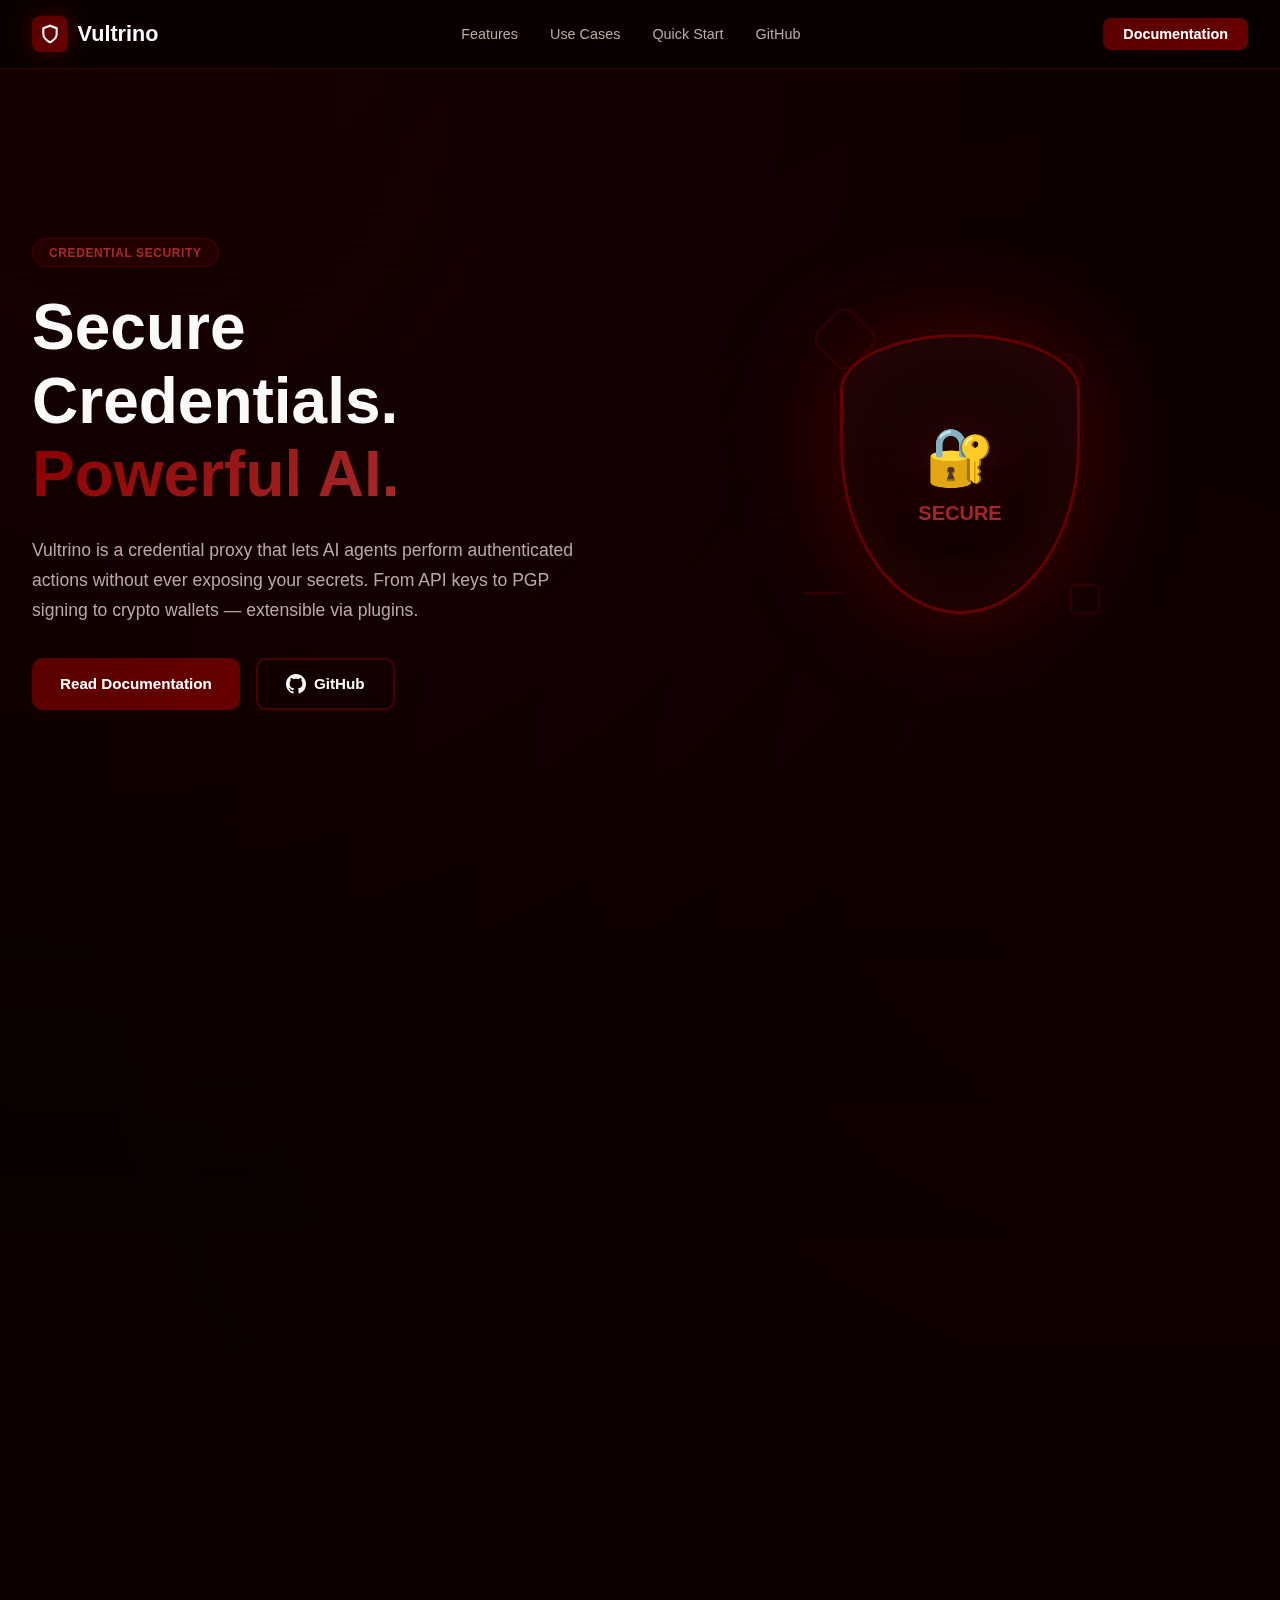
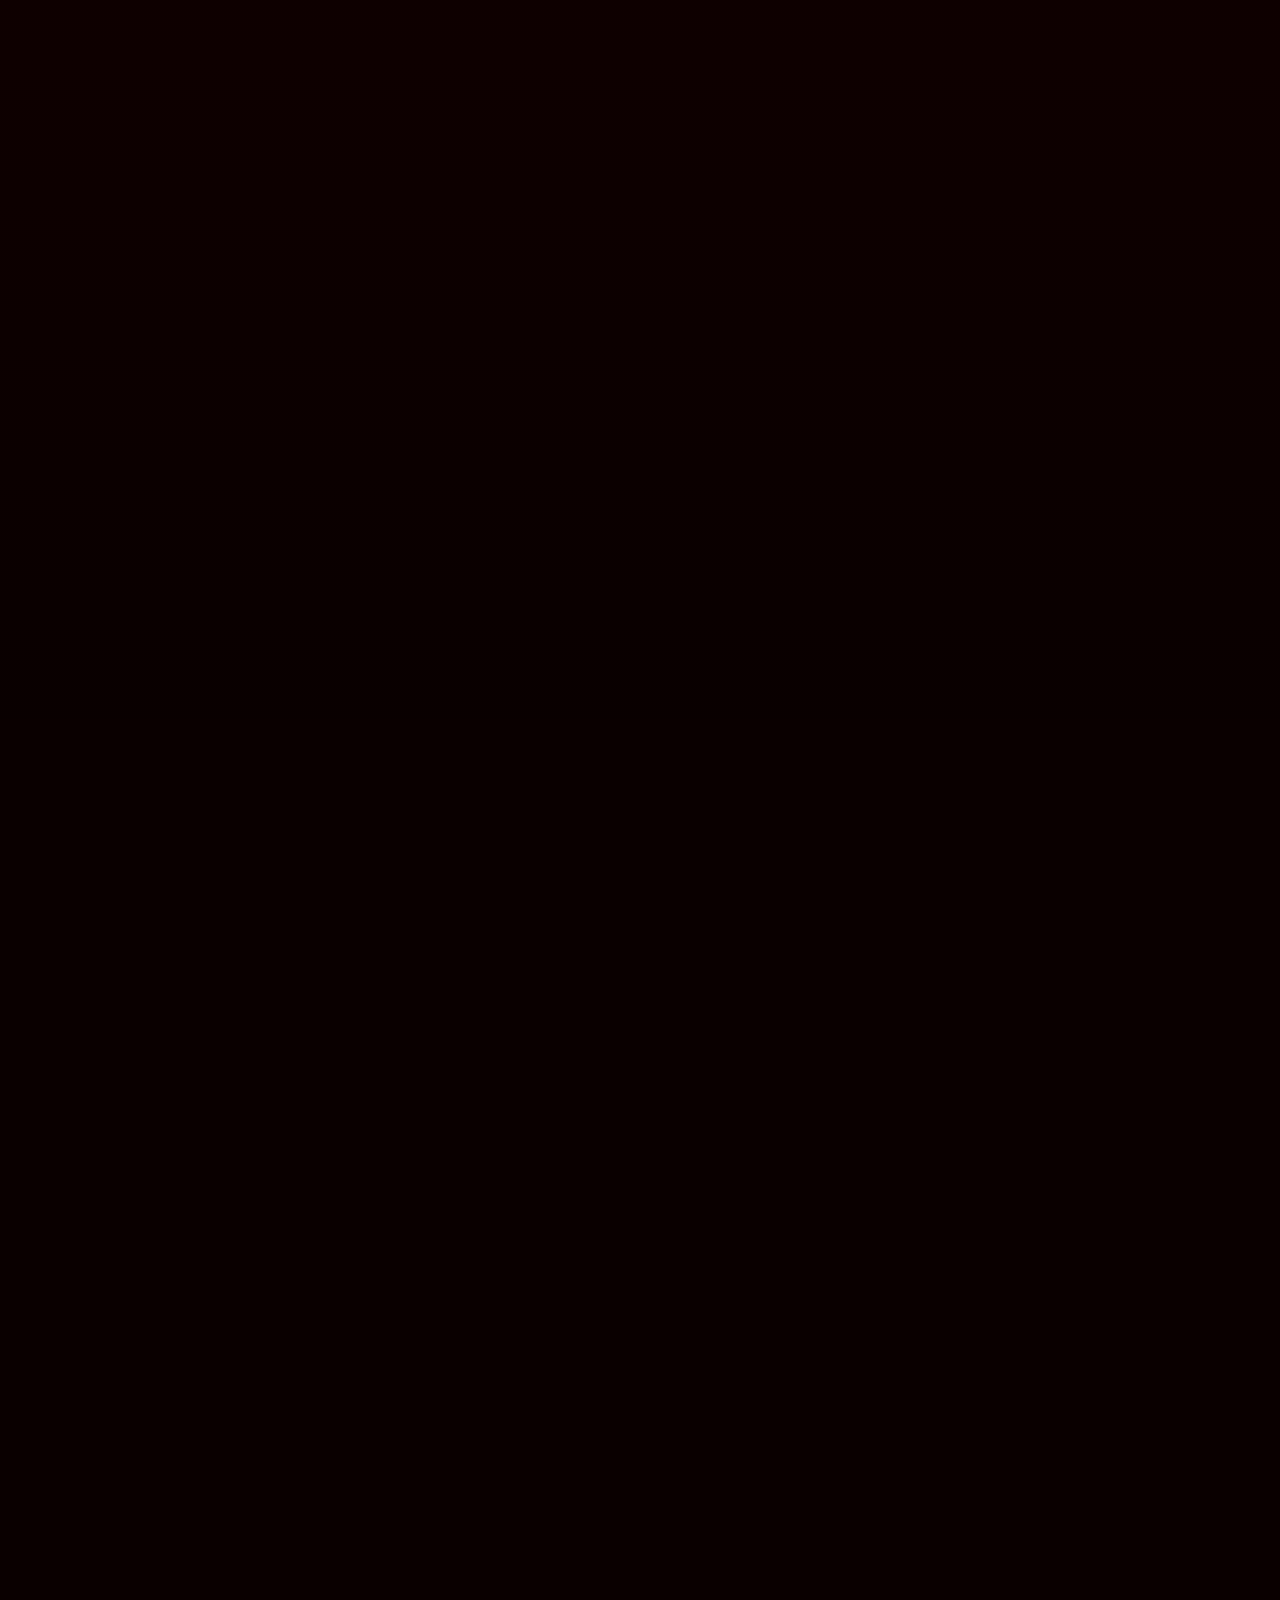
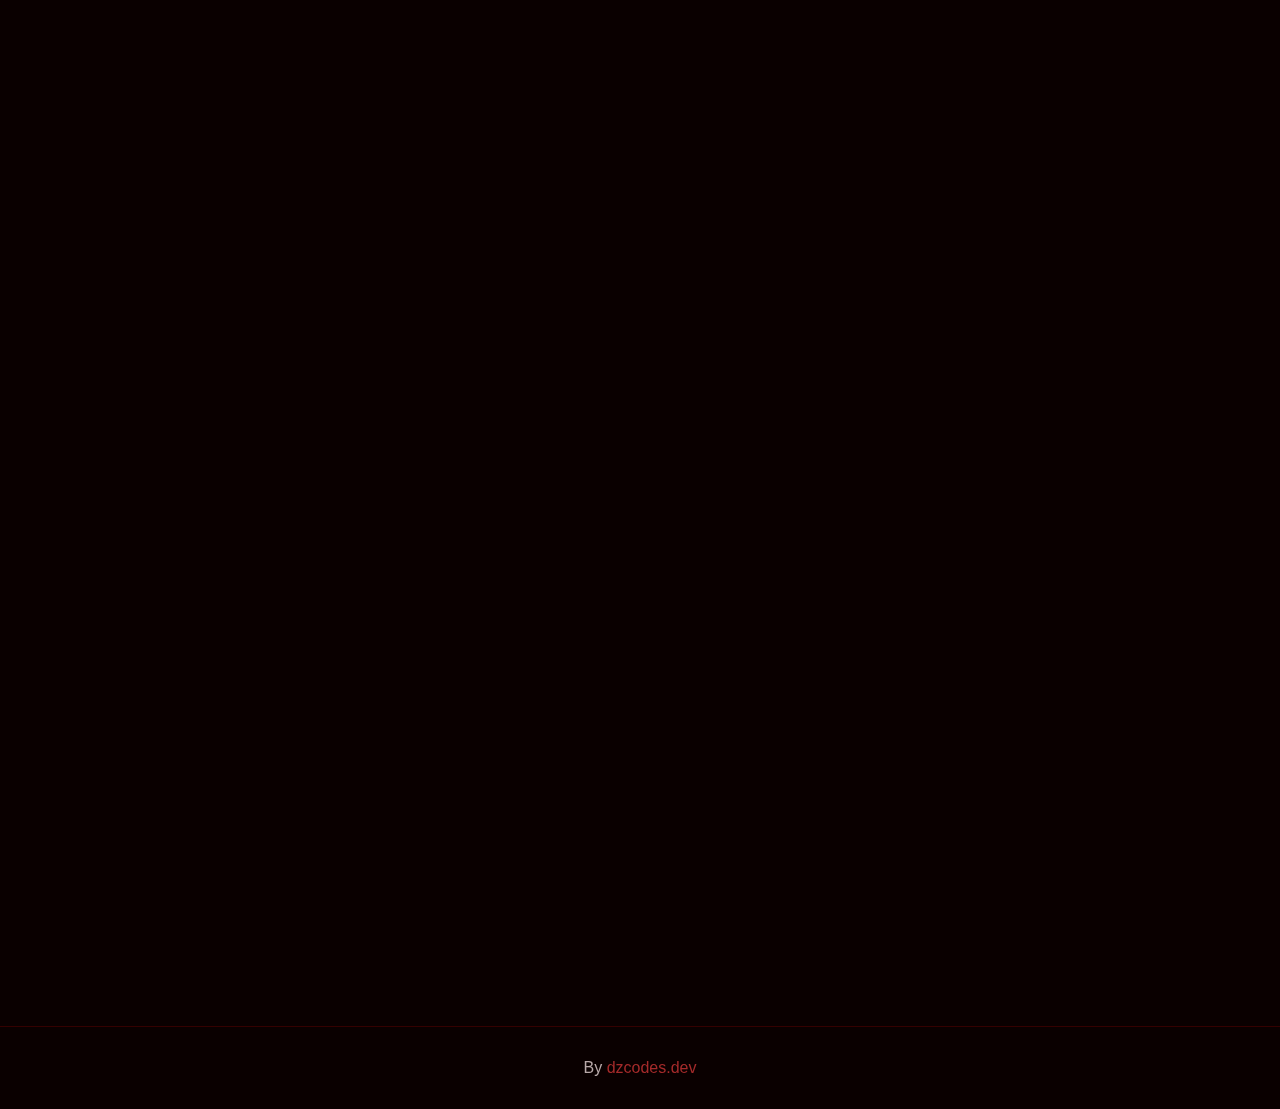
<file: landing/index.html>
<!DOCTYPE html>
<html lang="en">
<!-- Vultrino Landing Page - Auto-deployed via Cloudflare Pages -->
<head>
    <meta charset="UTF-8">
    <meta name="viewport" content="width=device-width, initial-scale=1.0">
    <title>Vultrino - Credential Proxy for the AI Era</title>
    <style>
        * { box-sizing: border-box; margin: 0; padding: 0; }

        :root {
            --blood-darkest: #340000;
            --blood-dark: #410000;
            --blood: #4d0000;
            --blood-mid: #5a0000;
            --blood-light: #670000;
            --blood-glow: rgba(103, 0, 0, 0.6);
            --blood-accent: #8b0000;
            --blood-highlight: #a52a2a;
            --dark: #0a0000;
            --dark-card: #1a0505;
            --dark-elevated: #200808;
            --text: #fafafa;
            --text-muted: #b8a8a8;
        }

        html { scroll-behavior: smooth; }

        body {
            font-family: -apple-system, BlinkMacSystemFont, "Segoe UI", Roboto, sans-serif;
            background: var(--dark);
            color: var(--text);
            overflow-x: hidden;
        }

        /* Ambient glow */
        .ambient-glow {
            position: fixed;
            top: -50%;
            left: -50%;
            width: 200%;
            height: 200%;
            background: radial-gradient(circle at 30% 30%, rgba(103, 0, 0, 0.15) 0%, transparent 50%),
                        radial-gradient(circle at 70% 70%, rgba(90, 0, 0, 0.1) 0%, transparent 50%);
            pointer-events: none;
            z-index: 0;
        }

        /* Navigation */
        nav {
            position: fixed;
            top: 0;
            left: 0;
            right: 0;
            padding: 1rem 2rem;
            display: flex;
            justify-content: space-between;
            align-items: center;
            z-index: 100;
            background: rgba(10, 0, 0, 0.95);
            backdrop-filter: blur(20px);
            border-bottom: 1px solid var(--blood-darkest);
        }

        .logo {
            display: flex;
            align-items: center;
            gap: 0.6rem;
            font-weight: 700;
            font-size: 1.35rem;
        }

        .logo-icon {
            width: 36px;
            height: 36px;
            background: linear-gradient(135deg, var(--blood-mid), var(--blood-light));
            border-radius: 8px;
            display: flex;
            align-items: center;
            justify-content: center;
            box-shadow: 0 0 25px var(--blood-glow);
        }

        .nav-links {
            display: flex;
            gap: 2rem;
            list-style: none;
        }

        .nav-links a {
            color: var(--text-muted);
            text-decoration: none;
            font-size: 0.9rem;
            font-weight: 500;
            transition: color 0.2s;
        }

        .nav-links a:hover { color: var(--blood-highlight); }

        .nav-cta {
            padding: 0.5rem 1.25rem;
            background: linear-gradient(135deg, var(--blood-mid), var(--blood-light));
            color: white;
            border-radius: 8px;
            font-weight: 600;
            font-size: 0.9rem;
            text-decoration: none;
            transition: all 0.3s;
        }

        .nav-cta:hover {
            box-shadow: 0 0 40px var(--blood-glow);
        }

        /* Mobile Menu Button */
        .menu-toggle {
            display: none;
            flex-direction: column;
            gap: 5px;
            background: none;
            border: none;
            cursor: pointer;
            padding: 5px;
            z-index: 101;
        }

        .menu-toggle span {
            display: block;
            width: 24px;
            height: 2px;
            background: var(--text);
            transition: all 0.3s;
        }

        .menu-toggle.active span:nth-child(1) {
            transform: rotate(45deg) translate(5px, 5px);
        }

        .menu-toggle.active span:nth-child(2) {
            opacity: 0;
        }

        .menu-toggle.active span:nth-child(3) {
            transform: rotate(-45deg) translate(5px, -5px);
        }

        /* Mobile Navigation */
        .mobile-nav {
            display: none;
            position: fixed;
            top: 0;
            left: 0;
            right: 0;
            bottom: 0;
            background: rgba(10, 0, 0, 0.98);
            z-index: 99;
            flex-direction: column;
            align-items: center;
            justify-content: center;
            gap: 2rem;
            opacity: 0;
            visibility: hidden;
            transition: all 0.3s;
        }

        .mobile-nav.active {
            opacity: 1;
            visibility: visible;
        }

        .mobile-nav a {
            color: var(--text);
            text-decoration: none;
            font-size: 1.5rem;
            font-weight: 600;
            transition: color 0.2s;
        }

        .mobile-nav a:hover {
            color: var(--blood-highlight);
        }

        .mobile-nav .nav-cta {
            padding: 1rem 2rem;
            font-size: 1.1rem;
        }

        /* Hero */
        .hero {
            min-height: 100vh;
            display: flex;
            align-items: center;
            position: relative;
            padding: 7rem 2rem 4rem;
            z-index: 1;
        }

        .hero-grid {
            display: grid;
            grid-template-columns: 1fr 1fr;
            gap: 4rem;
            max-width: 1400px;
            margin: 0 auto;
            align-items: center;
        }

        .hero-content {
            z-index: 10;
        }

        .hero-eyebrow {
            display: inline-flex;
            align-items: center;
            gap: 0.5rem;
            padding: 0.4rem 1rem;
            background: rgba(103, 0, 0, 0.2);
            border: 1px solid var(--blood);
            border-radius: 50px;
            font-size: 0.75rem;
            font-weight: 600;
            color: var(--blood-highlight);
            text-transform: uppercase;
            letter-spacing: 0.05em;
            margin-bottom: 1.5rem;
        }

        .hero h1 {
            font-size: clamp(2rem, 5vw, 4rem);
            font-weight: 800;
            line-height: 1.15;
            margin-bottom: 1.5rem;
        }

        .hero h1 .highlight {
            background: linear-gradient(135deg, var(--blood-accent), var(--blood-highlight));
            -webkit-background-clip: text;
            -webkit-text-fill-color: transparent;
            background-clip: text;
        }

        .hero p {
            font-size: 1.1rem;
            color: var(--text-muted);
            margin-bottom: 2rem;
            line-height: 1.7;
        }

        .hero-buttons {
            display: flex;
            gap: 1rem;
            flex-wrap: wrap;
        }

        .btn {
            padding: 0.875rem 1.75rem;
            border-radius: 10px;
            font-size: 0.95rem;
            font-weight: 600;
            cursor: pointer;
            transition: all 0.3s;
            text-decoration: none;
            display: inline-flex;
            align-items: center;
            justify-content: center;
            gap: 0.5rem;
        }

        .btn-primary {
            background: linear-gradient(135deg, var(--blood-mid), var(--blood-light));
            color: white;
            border: none;
        }

        .btn-primary:hover {
            box-shadow: 0 0 60px var(--blood-glow);
            transform: translateY(-3px);
        }

        .btn-outline {
            background: transparent;
            color: var(--text);
            border: 2px solid var(--blood);
        }

        .btn-outline:hover {
            border-color: var(--blood-light);
            color: var(--blood-highlight);
            background: rgba(103, 0, 0, 0.1);
        }

        /* Shield Graphic */
        .hero-graphic {
            display: flex;
            justify-content: center;
            align-items: center;
            position: relative;
        }

        .shield-container {
            position: relative;
            width: 350px;
            height: 400px;
        }

        .shield {
            position: absolute;
            top: 50%;
            left: 50%;
            transform: translate(-50%, -50%);
            width: 240px;
            height: 280px;
        }

        .shield-shape {
            width: 100%;
            height: 100%;
            background: linear-gradient(180deg, var(--dark-card) 0%, rgba(26, 5, 5, 0.5) 100%);
            border: 3px solid var(--blood-light);
            border-radius: 50% 50% 50% 50% / 20% 20% 60% 60%;
            box-shadow:
                0 0 100px var(--blood-glow),
                inset 0 0 80px rgba(103, 0, 0, 0.2);
            display: flex;
            flex-direction: column;
            align-items: center;
            justify-content: center;
            animation: shield-float 4s ease-in-out infinite;
        }

        @keyframes shield-float {
            0%, 100% { transform: translateY(0) rotate(0deg); }
            50% { transform: translateY(-20px) rotate(2deg); }
        }

        .shield-icon {
            font-size: 3.5rem;
            margin-bottom: 0.75rem;
            filter: drop-shadow(0 0 30px var(--blood-glow));
        }

        .shield-text {
            font-weight: 700;
            font-size: 1.25rem;
            color: var(--blood-highlight);
            text-shadow: 0 0 40px var(--blood-glow);
        }

        .floating-shape {
            position: absolute;
            border: 2px solid var(--blood-mid);
            opacity: 0.4;
            animation: orbit 12s linear infinite;
        }

        .shape-1 {
            width: 50px;
            height: 50px;
            top: 10%;
            left: 10%;
            border-radius: 12px;
            transform: rotate(45deg);
        }

        .shape-2 {
            width: 35px;
            height: 35px;
            top: 20%;
            right: 15%;
            border-radius: 50%;
            animation-delay: -3s;
        }

        .shape-3 {
            width: 40px;
            height: 40px;
            bottom: 20%;
            left: 5%;
            clip-path: polygon(50% 0%, 100% 100%, 0% 100%);
            animation-delay: -6s;
        }

        .shape-4 {
            width: 30px;
            height: 30px;
            bottom: 15%;
            right: 10%;
            border-radius: 6px;
            animation-delay: -9s;
        }

        @keyframes orbit {
            0% { transform: rotate(0deg) translateX(20px) rotate(0deg); opacity: 0.2; }
            50% { opacity: 0.5; }
            100% { transform: rotate(360deg) translateX(20px) rotate(-360deg); opacity: 0.2; }
        }

        /* Features Section */
        .features {
            padding: 6rem 2rem;
            position: relative;
            z-index: 1;
            overflow: hidden;
        }

        .features::before {
            content: '';
            position: absolute;
            top: 0;
            left: 0;
            right: 0;
            bottom: 0;
            background: linear-gradient(180deg, transparent, rgba(103, 0, 0, 0.05), transparent);
            pointer-events: none;
        }

        .section-header {
            text-align: center;
            max-width: 600px;
            margin: 0 auto 4rem;
            padding: 0 1rem;
            opacity: 0;
            transform: translateY(30px);
            transition: all 0.8s cubic-bezier(0.16, 1, 0.3, 1);
        }

        .section-header.visible {
            opacity: 1;
            transform: translateY(0);
        }

        .section-header h2 {
            font-size: clamp(1.75rem, 5vw, 2.75rem);
            font-weight: 800;
            margin-bottom: 1rem;
        }

        .section-header p {
            color: var(--text-muted);
            font-size: 1rem;
        }

        .features-list {
            max-width: 1100px;
            margin: 0 auto;
        }

        .feature-row {
            display: grid;
            grid-template-columns: 1fr 1fr;
            gap: 3rem;
            align-items: center;
            padding: 3rem 0;
            border-bottom: 1px solid rgba(103, 0, 0, 0.2);
            opacity: 0;
            transform: translateX(-60px);
            transition: all 0.8s cubic-bezier(0.16, 1, 0.3, 1);
        }

        .feature-row.visible {
            opacity: 1;
            transform: translateX(0);
        }

        .feature-row:nth-child(even) {
            direction: rtl;
            transform: translateX(60px);
        }

        .feature-row:nth-child(even).visible {
            transform: translateX(0);
        }

        .feature-row:nth-child(even) > * {
            direction: ltr;
        }

        .feature-row:last-child {
            border-bottom: none;
        }

        .feature-visual {
            display: flex;
            justify-content: center;
            align-items: center;
            perspective: 1000px;
        }

        .feature-box {
            width: 180px;
            height: 180px;
            background: var(--dark-card);
            border: 2px solid var(--blood-dark);
            border-radius: 20px;
            display: flex;
            flex-direction: column;
            align-items: center;
            justify-content: center;
            transition: all 0.5s cubic-bezier(0.16, 1, 0.3, 1);
            position: relative;
            overflow: hidden;
        }

        .feature-box::before {
            content: '';
            position: absolute;
            top: -50%;
            left: -50%;
            width: 200%;
            height: 200%;
            background: conic-gradient(from 0deg, transparent, var(--blood-mid), transparent 30%);
            opacity: 0;
            transition: opacity 0.5s;
            animation: rotate-glow 4s linear infinite paused;
        }

        .feature-box:hover::before {
            opacity: 0.4;
            animation-play-state: running;
        }

        @keyframes rotate-glow {
            100% { transform: rotate(360deg); }
        }

        .feature-box::after {
            content: '';
            position: absolute;
            inset: 2px;
            background: var(--dark-card);
            border-radius: 18px;
            z-index: 0;
        }

        .feature-box:hover {
            border-color: var(--blood-light);
            transform: translateY(-8px);
            box-shadow:
                0 25px 50px rgba(0,0,0,0.5),
                0 0 60px var(--blood-glow);
        }

        .feature-box-icon {
            font-size: 3rem;
            margin-bottom: 0.5rem;
            position: relative;
            z-index: 1;
            transition: transform 0.5s;
        }

        .feature-box:hover .feature-box-icon {
            transform: scale(1.1);
            filter: drop-shadow(0 0 20px var(--blood-glow));
        }

        .feature-box-label {
            font-size: 0.85rem;
            color: var(--text-muted);
            position: relative;
            z-index: 1;
            font-weight: 500;
        }

        .feature-content {
            opacity: 0;
            transform: translateY(20px);
            transition: all 0.6s cubic-bezier(0.16, 1, 0.3, 1) 0.2s;
        }

        .feature-row.visible .feature-content {
            opacity: 1;
            transform: translateY(0);
        }

        .feature-content h3 {
            font-size: 1.5rem;
            font-weight: 700;
            margin-bottom: 0.75rem;
            background: linear-gradient(135deg, var(--blood-accent), var(--blood-highlight));
            -webkit-background-clip: text;
            -webkit-text-fill-color: transparent;
            background-clip: text;
        }

        .feature-content p {
            color: var(--text-muted);
            line-height: 1.7;
            font-size: 0.95rem;
        }

        /* Use Cases */
        .use-cases {
            padding: 5rem 2rem;
            position: relative;
            z-index: 1;
        }

        .use-cases-grid {
            display: grid;
            grid-template-columns: repeat(auto-fit, minmax(260px, 1fr));
            gap: 1.25rem;
            max-width: 1100px;
            margin: 0 auto;
        }

        .use-case-card {
            background: var(--dark-card);
            border: 1px solid var(--blood-darkest);
            border-radius: 16px;
            padding: 1.5rem;
            transition: all 0.4s cubic-bezier(0.16, 1, 0.3, 1);
            opacity: 0;
            transform: translateY(40px) scale(0.95);
        }

        .use-case-card.visible {
            opacity: 1;
            transform: translateY(0) scale(1);
        }

        .use-case-card:hover {
            border-color: var(--blood-mid);
            transform: translateY(-6px);
            box-shadow: 0 20px 40px rgba(0,0,0,0.4), 0 0 40px rgba(103, 0, 0, 0.12);
        }

        .use-case-icon {
            font-size: 2rem;
            margin-bottom: 0.75rem;
            transition: transform 0.3s;
        }

        .use-case-card:hover .use-case-icon {
            transform: scale(1.1);
        }

        .use-case-card h3 {
            font-size: 1.05rem;
            font-weight: 600;
            margin-bottom: 0.4rem;
        }

        .use-case-card p {
            font-size: 0.85rem;
            color: var(--text-muted);
            line-height: 1.5;
        }

        /* Code Block */
        .code-section {
            padding: 5rem 2rem;
            position: relative;
            z-index: 1;
        }

        .code-block {
            max-width: 750px;
            margin: 0 auto;
            background: var(--dark-card);
            border: 1px solid var(--blood-dark);
            border-radius: 14px;
            overflow: hidden;
            opacity: 0;
            transform: translateY(30px);
            transition: all 0.8s cubic-bezier(0.16, 1, 0.3, 1);
        }

        .code-block.visible {
            opacity: 1;
            transform: translateY(0);
        }

        .code-tabs {
            display: flex;
            background: var(--blood-darkest);
            border-bottom: 1px solid var(--blood-dark);
        }

        .code-tab {
            padding: 0.875rem 1.25rem;
            font-size: 0.8rem;
            color: var(--text-muted);
            cursor: pointer;
            border-bottom: 2px solid transparent;
            transition: all 0.2s;
        }

        .code-tab.active {
            color: var(--blood-highlight);
            border-bottom-color: var(--blood-mid);
        }

        .code-content {
            padding: 1.5rem;
            font-family: "SF Mono", Monaco, monospace;
            font-size: 0.8rem;
            line-height: 1.9;
            overflow-x: auto;
        }

        .code-line {
            opacity: 0;
            transform: translateX(-20px);
            transition: all 0.4s cubic-bezier(0.16, 1, 0.3, 1);
            white-space: nowrap;
        }

        .code-block.visible .code-line {
            opacity: 1;
            transform: translateX(0);
        }

        .code-block.visible .code-line:nth-child(1) { transition-delay: 0.1s; }
        .code-block.visible .code-line:nth-child(2) { transition-delay: 0.15s; }
        .code-block.visible .code-line:nth-child(3) { transition-delay: 0.2s; }
        .code-block.visible .code-line:nth-child(4) { transition-delay: 0.25s; }
        .code-block.visible .code-line:nth-child(5) { transition-delay: 0.3s; }
        .code-block.visible .code-line:nth-child(6) { transition-delay: 0.35s; }
        .code-block.visible .code-line:nth-child(7) { transition-delay: 0.4s; }
        .code-block.visible .code-line:nth-child(8) { transition-delay: 0.45s; }
        .code-block.visible .code-line:nth-child(9) { transition-delay: 0.5s; }
        .code-block.visible .code-line:nth-child(10) { transition-delay: 0.55s; }

        .code-comment { color: #5c4a4a; }
        .code-cmd { color: var(--blood-highlight); }
        .code-arg { color: #c97a7a; }
        .code-string { color: #d9a8a8; }

        /* CTA */
        .cta {
            padding: 6rem 2rem;
            text-align: center;
            position: relative;
            z-index: 1;
        }

        .cta-box {
            max-width: 700px;
            margin: 0 auto;
            padding: 3rem 2rem;
            background: linear-gradient(135deg, rgba(103, 0, 0, 0.15), rgba(90, 0, 0, 0.08));
            border: 1px solid var(--blood);
            border-radius: 24px;
            position: relative;
            overflow: hidden;
            opacity: 0;
            transform: scale(0.95);
            transition: all 0.8s cubic-bezier(0.16, 1, 0.3, 1);
        }

        .cta-box.visible {
            opacity: 1;
            transform: scale(1);
        }

        .cta-box::before {
            content: '';
            position: absolute;
            top: -100%;
            left: -100%;
            width: 300%;
            height: 300%;
            background: conic-gradient(from 0deg, transparent, rgba(103, 0, 0, 0.15), transparent 30%);
            animation: cta-rotate 10s linear infinite;
        }

        @keyframes cta-rotate {
            100% { transform: rotate(360deg); }
        }

        .cta-content {
            position: relative;
            z-index: 1;
        }

        .cta h2 {
            font-size: clamp(1.5rem, 5vw, 2.25rem);
            font-weight: 700;
            margin-bottom: 0.75rem;
        }

        .cta p {
            color: var(--text-muted);
            font-size: 1rem;
            margin-bottom: 1.5rem;
        }

        /* Footer */
        footer {
            padding: 2rem;
            border-top: 1px solid var(--blood-darkest);
            text-align: center;
            color: var(--text-muted);
            position: relative;
            z-index: 1;
        }

        footer a {
            color: var(--blood-highlight);
            text-decoration: none;
            transition: color 0.2s;
        }

        footer a:hover {
            color: var(--text);
        }

        /* Scroll Progress Bar */
        .scroll-progress {
            position: fixed;
            top: 0;
            left: 0;
            height: 3px;
            background: linear-gradient(90deg, var(--blood-mid), var(--blood-light));
            z-index: 1000;
            transform-origin: left;
            transform: scaleX(0);
        }

        /* ============== MOBILE STYLES ============== */
        @media (max-width: 900px) {
            /* Navigation */
            nav {
                padding: 1rem 1.5rem;
            }

            .nav-links,
            .nav-cta {
                display: none;
            }

            .menu-toggle {
                display: flex;
            }

            .mobile-nav {
                display: flex;
            }

            /* Hero */
            .hero {
                padding: 6rem 1.5rem 3rem;
                min-height: auto;
            }

            .hero-grid {
                grid-template-columns: 1fr;
                gap: 2rem;
                text-align: center;
            }

            .hero-content {
                order: 1;
            }

            .hero-graphic {
                order: 2;
            }

            .hero-eyebrow {
                font-size: 0.7rem;
            }

            .hero h1 {
                font-size: 2rem;
            }

            .hero p {
                font-size: 1rem;
            }

            .hero-buttons {
                justify-content: center;
                flex-direction: column;
                align-items: center;
            }

            .hero-buttons .btn {
                width: 100%;
                max-width: 280px;
            }

            /* Shield */
            .shield-container {
                width: 280px;
                height: 320px;
            }

            .shield {
                width: 180px;
                height: 210px;
            }

            .shield-icon {
                font-size: 2.5rem;
            }

            .shield-text {
                font-size: 1rem;
            }

            .floating-shape {
                display: none;
            }

            /* Features */
            .features {
                padding: 4rem 1.5rem;
            }

            .section-header {
                margin-bottom: 3rem;
            }

            .feature-row,
            .feature-row:nth-child(even) {
                grid-template-columns: 1fr;
                text-align: center;
                direction: ltr;
                transform: translateY(30px);
                gap: 1.5rem;
                padding: 2rem 0;
            }

            .feature-row.visible,
            .feature-row:nth-child(even).visible {
                transform: translateY(0);
            }

            .feature-box {
                width: 140px;
                height: 140px;
            }

            .feature-box-icon {
                font-size: 2.5rem;
            }

            .feature-box-label {
                font-size: 0.75rem;
            }

            .feature-content h3 {
                font-size: 1.25rem;
            }

            .feature-content p {
                font-size: 0.9rem;
            }

            /* Use Cases */
            .use-cases {
                padding: 4rem 1.5rem;
            }

            .use-cases-grid {
                grid-template-columns: 1fr;
                gap: 1rem;
            }

            .use-case-card {
                padding: 1.25rem;
            }

            /* Code */
            .code-section {
                padding: 4rem 1.5rem;
            }

            .code-content {
                padding: 1rem;
                font-size: 0.7rem;
            }

            /* CTA */
            .cta {
                padding: 4rem 1.5rem;
            }

            .cta-box {
                padding: 2rem 1.5rem;
            }
        }

        @media (max-width: 480px) {
            nav {
                padding: 0.875rem 1rem;
            }

            .logo {
                font-size: 1.2rem;
            }

            .logo-icon {
                width: 32px;
                height: 32px;
            }

            .hero {
                padding: 5rem 1rem 2rem;
            }

            .hero h1 {
                font-size: 1.75rem;
            }

            .hero p {
                font-size: 0.95rem;
            }

            .btn {
                padding: 0.75rem 1.5rem;
                font-size: 0.9rem;
            }

            .section-header h2 {
                font-size: 1.5rem;
            }

            .shield-container {
                width: 240px;
                height: 280px;
            }

            .shield {
                width: 160px;
                height: 185px;
            }
        }
    </style>
</head>
<body>
    <div class="ambient-glow"></div>
    <div class="scroll-progress" id="scrollProgress"></div>

    <nav>
        <div class="logo">
            <div class="logo-icon">
                <svg width="20" height="20" viewBox="0 0 24 24" fill="none" stroke="currentColor" stroke-width="2.5">
                    <path d="M12 22s8-4 8-10V5l-8-3-8 3v7c0 6 8 10 8 10z" fill="rgba(103,0,0,0.3)"/>
                </svg>
            </div>
            <span>Vultrino</span>
        </div>
        <ul class="nav-links">
            <li><a href="#features">Features</a></li>
            <li><a href="#use-cases">Use Cases</a></li>
            <li><a href="#quickstart">Quick Start</a></li>
            <li><a href="https://github.com/zachyking/vultrino">GitHub</a></li>
        </ul>
        <a href="https://docs.vultrino.com" class="nav-cta">Documentation</a>
        <button class="menu-toggle" id="menuToggle" aria-label="Toggle menu">
            <span></span>
            <span></span>
            <span></span>
        </button>
    </nav>

    <div class="mobile-nav" id="mobileNav">
        <a href="#features" class="mobile-nav-link">Features</a>
        <a href="#use-cases" class="mobile-nav-link">Use Cases</a>
        <a href="#quickstart" class="mobile-nav-link">Quick Start</a>
        <a href="https://github.com/zachyking/vultrino" class="mobile-nav-link">GitHub</a>
        <a href="https://docs.vultrino.com" class="nav-cta">Documentation</a>
    </div>

    <section class="hero">
        <div class="hero-grid">
            <div class="hero-content">
                <span class="hero-eyebrow">Credential Security</span>
                <h1>Secure Credentials.<br/><span class="highlight">Powerful AI.</span></h1>
                <p>Vultrino is a credential proxy that lets AI agents perform authenticated actions without ever exposing your secrets. From API keys to PGP signing to crypto wallets — extensible via plugins.</p>
                <div class="hero-buttons">
                    <a href="https://docs.vultrino.com" class="btn btn-primary">Read Documentation</a>
                    <a href="https://github.com/zachyking/vultrino" class="btn btn-outline">
                        <svg width="20" height="20" viewBox="0 0 24 24" fill="currentColor">
                            <path d="M12 0C5.37 0 0 5.37 0 12c0 5.31 3.435 9.795 8.205 11.385.6.105.825-.255.825-.57 0-.285-.015-1.23-.015-2.235-3.015.555-3.795-.735-4.035-1.41-.135-.345-.72-1.41-1.23-1.695-.42-.225-1.02-.78-.015-.795.945-.015 1.62.87 1.845 1.23 1.08 1.815 2.805 1.305 3.495.99.105-.78.42-1.305.765-1.605-2.67-.3-5.46-1.335-5.46-5.925 0-1.305.465-2.385 1.23-3.225-.12-.3-.54-1.53.12-3.18 0 0 1.005-.315 3.3 1.23.96-.27 1.98-.405 3-.405s2.04.135 3 .405c2.295-1.56 3.3-1.23 3.3-1.23.66 1.65.24 2.88.12 3.18.765.84 1.23 1.905 1.23 3.225 0 4.605-2.805 5.625-5.475 5.925.435.375.81 1.095.81 2.22 0 1.605-.015 2.895-.015 3.3 0 .315.225.69.825.57A12.02 12.02 0 0024 12c0-6.63-5.37-12-12-12z"/>
                        </svg>
                        GitHub
                    </a>
                </div>
            </div>
            <div class="hero-graphic">
                <div class="shield-container">
                    <div class="floating-shape shape-1"></div>
                    <div class="floating-shape shape-2"></div>
                    <div class="floating-shape shape-3"></div>
                    <div class="floating-shape shape-4"></div>
                    <div class="shield">
                        <div class="shield-shape">
                            <div class="shield-icon">🔐</div>
                            <div class="shield-text">SECURE</div>
                        </div>
                    </div>
                </div>
            </div>
        </div>
    </section>

    <section class="features" id="features">
        <div class="section-header">
            <h2>Defense in Depth</h2>
            <p>Multiple layers of security for all your credentials</p>
        </div>
        <div class="features-list">
            <div class="feature-row">
                <div class="feature-visual">
                    <div class="feature-box">
                        <div class="feature-box-icon">🔐</div>
                        <div class="feature-box-label">Zero Exposure</div>
                    </div>
                </div>
                <div class="feature-content">
                    <h3>Credential Isolation</h3>
                    <p>AI agents never see your actual secrets. They reference aliases, and Vultrino handles the sensitive operations server-side. Your keys, tokens, and private data never leave your secure environment.</p>
                </div>
            </div>
            <div class="feature-row">
                <div class="feature-visual">
                    <div class="feature-box">
                        <div class="feature-box-icon">🧩</div>
                        <div class="feature-box-label">WASM Plugins</div>
                    </div>
                </div>
                <div class="feature-content">
                    <h3>Infinitely Extensible</h3>
                    <p>Add any credential type via WebAssembly plugins. PGP signing, cryptocurrency wallets, SSH keys, OAuth tokens — if you can build it, Vultrino can secure it. Plugins run in sandboxed isolation.</p>
                </div>
            </div>
            <div class="feature-row">
                <div class="feature-visual">
                    <div class="feature-box">
                        <div class="feature-box-icon">🛡️</div>
                        <div class="feature-box-label">AES-256-GCM</div>
                    </div>
                </div>
                <div class="feature-content">
                    <h3>Encrypted at Rest</h3>
                    <p>All credentials are encrypted using AES-256-GCM with Argon2 key derivation. Even if someone gets your storage file, they can't read your secrets without the master password.</p>
                </div>
            </div>
            <div class="feature-row">
                <div class="feature-visual">
                    <div class="feature-box">
                        <div class="feature-box-icon">⚙️</div>
                        <div class="feature-box-label">Policy Engine</div>
                    </div>
                </div>
                <div class="feature-content">
                    <h3>Fine-Grained Control</h3>
                    <p>Define URL patterns, method restrictions, and rate limits. Role-based access control lets you scope which credentials and actions each agent or application can access.</p>
                </div>
            </div>
        </div>
    </section>

    <section class="use-cases" id="use-cases">
        <div class="section-header">
            <h2>Built for Any Credential</h2>
            <p>From API keys to cryptographic signing — secure it all</p>
        </div>
        <div class="use-cases-grid">
            <div class="use-case-card">
                <div class="use-case-icon">🔑</div>
                <h3>API Keys & Tokens</h3>
                <p>GitHub, OpenAI, Stripe, AWS — let AI agents call APIs without exposing your keys.</p>
            </div>
            <div class="use-case-card">
                <div class="use-case-icon">✍️</div>
                <h3>PGP Signing</h3>
                <p>Sign commits, documents, and messages. Your private key stays private.</p>
            </div>
            <div class="use-case-card">
                <div class="use-case-icon">💰</div>
                <h3>Crypto Wallets</h3>
                <p>Sign transactions without exposing seed phrases or private keys to agents.</p>
            </div>
            <div class="use-case-card">
                <div class="use-case-icon">🔒</div>
                <h3>SSH Keys</h3>
                <p>Authenticate to servers and services without sharing private keys.</p>
            </div>
            <div class="use-case-card">
                <div class="use-case-icon">🤖</div>
                <h3>MCP Integration</h3>
                <p>Native Model Context Protocol support for Claude, GPT, and other LLMs.</p>
            </div>
            <div class="use-case-card">
                <div class="use-case-icon">🖥️</div>
                <h3>Web Dashboard</h3>
                <p>Manage credentials, roles, and permissions from a clean admin interface.</p>
            </div>
        </div>
    </section>

    <section class="code-section" id="quickstart">
        <div class="section-header">
            <h2>Quick Start</h2>
            <p>Up and running in seconds</p>
        </div>
        <div class="code-block">
            <div class="code-tabs">
                <div class="code-tab active">Terminal</div>
            </div>
            <div class="code-content">
                <div class="code-line"><span class="code-comment"># Initialize and store a credential</span></div>
                <div class="code-line"><span class="code-cmd">vultrino</span> <span class="code-arg">init</span></div>
                <div class="code-line"><span class="code-cmd">vultrino</span> <span class="code-arg">add</span> --alias github --key <span class="code-string">ghp_xxx</span></div>
                <div class="code-line">&nbsp;</div>
                <div class="code-line"><span class="code-comment"># Start server and create a scoped API key</span></div>
                <div class="code-line"><span class="code-cmd">vultrino</span> <span class="code-arg">web</span> &</div>
                <div class="code-line"><span class="code-cmd">vultrino</span> <span class="code-arg">key create</span> my-agent --role executor</div>
                <div class="code-line"><span class="code-comment"># → vk_a1b2c3...</span></div>
                <div class="code-line">&nbsp;</div>
                <div class="code-line"><span class="code-comment"># Use API key (no password needed!)</span></div>
                <div class="code-line"><span class="code-cmd">vultrino</span> --key <span class="code-string">vk_a1b2c3...</span> <span class="code-arg">request</span> github <span class="code-string">https://api.github.com/user</span></div>
                <div class="code-line">&nbsp;</div>
                <div class="code-line"><span class="code-comment"># Or connect AI agents via MCP</span></div>
                <div class="code-line"><span class="code-cmd">vultrino</span> <span class="code-arg">mcp</span></div>
            </div>
        </div>
    </section>

    <section class="cta">
        <div class="cta-box">
            <div class="cta-content">
                <h2>Secure Your AI Stack</h2>
                <p>Self-hosted and extensible to any credential type.</p>
                <a href="https://docs.vultrino.com" class="btn btn-primary">Get Started</a>
            </div>
        </div>
    </section>

    <footer>
        <p>By <a href="https://dzcodes.dev">dzcodes.dev</a></p>
    </footer>

    <script>
        // Mobile menu toggle
        const menuToggle = document.getElementById('menuToggle');
        const mobileNav = document.getElementById('mobileNav');
        const mobileNavLinks = document.querySelectorAll('.mobile-nav a');

        menuToggle.addEventListener('click', () => {
            menuToggle.classList.toggle('active');
            mobileNav.classList.toggle('active');
            document.body.style.overflow = mobileNav.classList.contains('active') ? 'hidden' : '';
        });

        mobileNavLinks.forEach(link => {
            link.addEventListener('click', () => {
                menuToggle.classList.remove('active');
                mobileNav.classList.remove('active');
                document.body.style.overflow = '';
            });
        });

        // Scroll progress bar
        const scrollProgress = document.getElementById('scrollProgress');
        window.addEventListener('scroll', () => {
            const scrollTop = window.scrollY;
            const docHeight = document.documentElement.scrollHeight - window.innerHeight;
            const progress = scrollTop / docHeight;
            scrollProgress.style.transform = `scaleX(${progress})`;
        });

        // Intersection Observer for scroll animations
        const observerOptions = {
            threshold: 0.1,
            rootMargin: '0px 0px -30px 0px'
        };

        const observer = new IntersectionObserver((entries) => {
            entries.forEach((entry) => {
                if (entry.isIntersecting) {
                    entry.target.classList.add('visible');
                }
            });
        }, observerOptions);

        // Observe all animated elements
        document.querySelectorAll('.section-header, .feature-row, .use-case-card, .code-block, .cta-box').forEach(el => {
            observer.observe(el);
        });

        // Staggered animation for use case cards
        const useCaseCards = document.querySelectorAll('.use-case-card');
        const useCaseObserver = new IntersectionObserver((entries) => {
            entries.forEach((entry) => {
                if (entry.isIntersecting) {
                    const cards = entry.target.parentElement.querySelectorAll('.use-case-card');
                    cards.forEach((card, i) => {
                        setTimeout(() => {
                            card.classList.add('visible');
                        }, i * 80);
                    });
                    useCaseObserver.unobserve(entry.target);
                }
            });
        }, { threshold: 0.1 });

        if (useCaseCards.length > 0) {
            useCaseObserver.observe(useCaseCards[0]);
        }

        // Parallax effect on hero shapes (desktop only)
        if (window.innerWidth > 900) {
            document.addEventListener('mousemove', (e) => {
                const shapes = document.querySelectorAll('.floating-shape');
                const x = (e.clientX / window.innerWidth - 0.5) * 20;
                const y = (e.clientY / window.innerHeight - 0.5) * 20;

                shapes.forEach((shape, i) => {
                    const factor = (i + 1) * 0.5;
                    shape.style.transform = `translate(${x * factor}px, ${y * factor}px)`;
                });
            });
        }
    </script>
</body>
</html>
</file>
